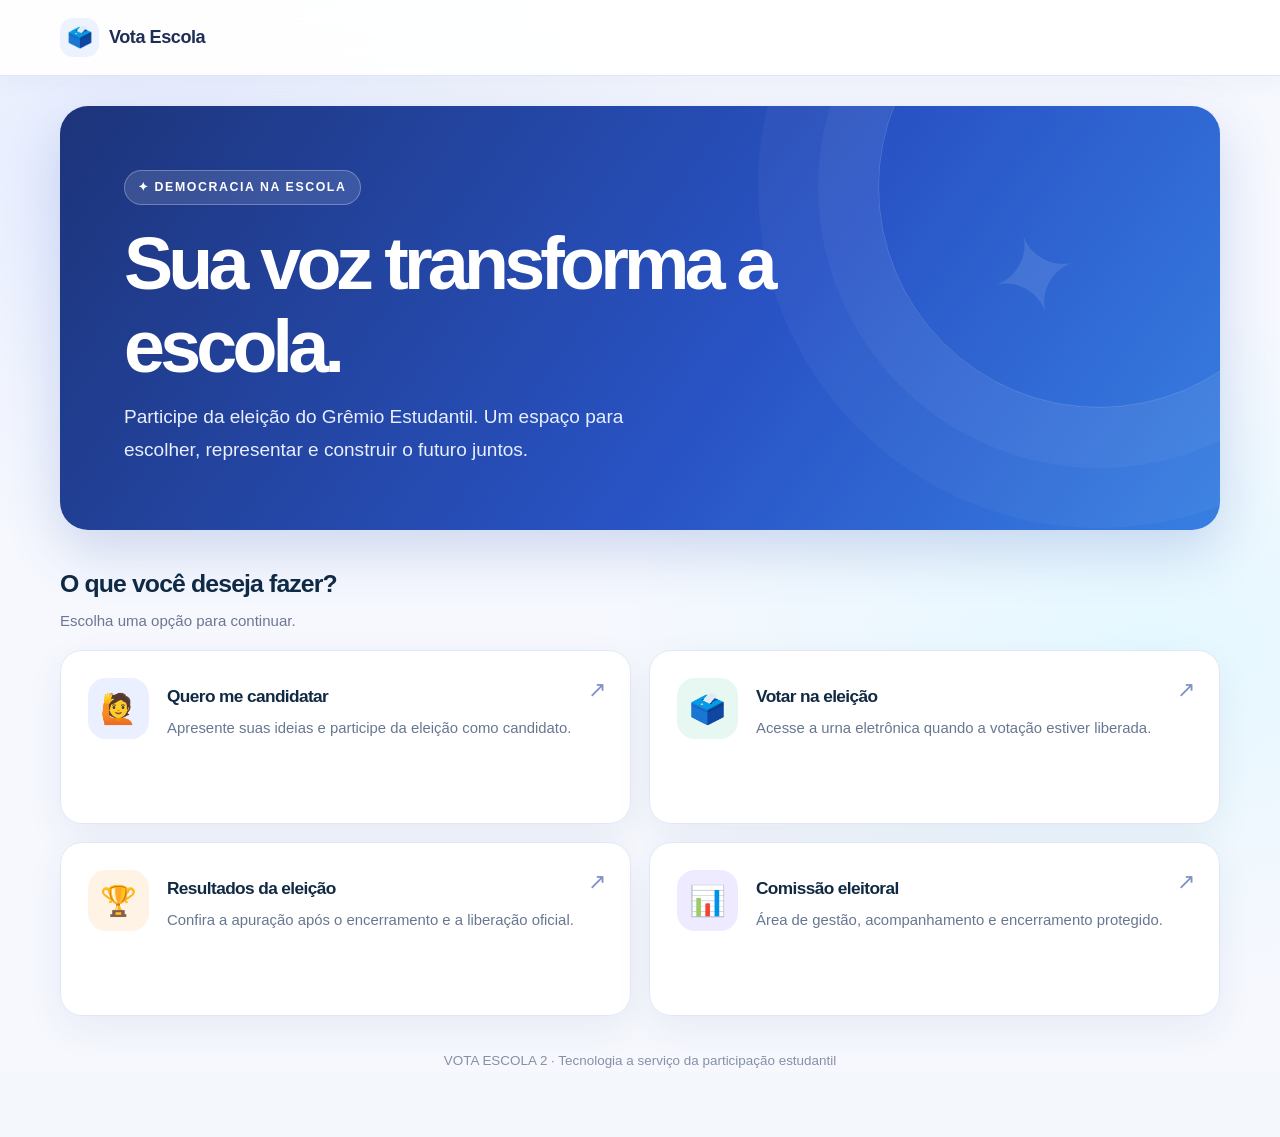
<file: index.html>
<!DOCTYPE html><html lang="pt-BR"><head>
<meta charset="UTF-8"><meta name="viewport" content="width=device-width,initial-scale=1">
<title>Vota Escola</title><link rel="stylesheet" href="./styles.css?v=37">
<style id="vota-escola-design-v33">
:root{
  --ve-blue:#15539a;
  --ve-blue-dark:#0d3e73;
  --ve-blue-soft:#eaf3ff;
  --ve-bg:#f4f7fb;
  --ve-card:#ffffff;
  --ve-text:#182433;
  --ve-muted:#66788a;
  --ve-border:#dbe4ee;
  --ve-success:#158253;
  --ve-danger:#c83c3c;
  --ve-warning:#c98a11;
  --ve-shadow:0 18px 45px rgba(22,70,113,.12);
  --ve-radius:22px;
}
*{box-sizing:border-box}
html{background:var(--ve-bg)}
body{
  margin:0!important;
  min-height:100vh;
  font-family:Inter,Segoe UI,Roboto,Arial,sans-serif!important;
  color:var(--ve-text)!important;
  background:
    radial-gradient(circle at 10% 0%,rgba(30,105,183,.08),transparent 28%),
    linear-gradient(180deg,#f8fbff 0%,#eef4fa 100%)!important;
  font-size:16px!important;
}
header{
  background:linear-gradient(135deg,var(--ve-blue),var(--ve-blue-dark))!important;
  color:#fff!important;
  min-height:68px;
  padding:0 28px!important;
  display:flex!important;
  align-items:center!important;
  box-shadow:0 8px 26px rgba(13,62,115,.18)!important;
}
.brand{
  color:#fff!important;
  font-size:1.15rem!important;
  font-weight:800!important;
  letter-spacing:.01em;
}
.container,.candidate-wrap,.candidate-main,.done-wrap,.urna-shell{
  width:min(1160px,94%)!important;
  margin:30px auto 64px!important;
}
h1,h2,h3{
  font-family:Inter,Segoe UI,Roboto,Arial,sans-serif!important;
  color:#102a43!important;
  letter-spacing:-.02em;
}
h1{font-size:clamp(2rem,4vw,3.2rem)!important}
h2{font-size:1.55rem!important}
h3{font-size:1.08rem!important}
p{line-height:1.55}
.card,.form-card,.step-card,.turnout-card,.cargo-card,.done-card{
  background:rgba(255,255,255,.98)!important;
  border:1px solid var(--ve-border)!important;
  border-radius:var(--ve-radius)!important;
  box-shadow:var(--ve-shadow)!important;
}
.card{padding:24px!important;margin-bottom:20px!important}
.hero,.hero-card,.candidate-hero,.hero-result{
  background:linear-gradient(135deg,#174f8f,#0d3f76)!important;
  color:#fff!important;
  border-radius:26px!important;
  padding:30px!important;
  box-shadow:0 20px 45px rgba(15,70,126,.20)!important;
  border:none!important;
}
.hero h1,.hero h2,.hero-card h1,.candidate-hero h1,.hero-result h1{
  color:#fff!important;
}
.hero p,.hero-card p,.candidate-hero p,.hero-result p{color:rgba(255,255,255,.9)!important}
.grid{display:grid!important;gap:16px!important}
.grid-2,.grid2{grid-template-columns:repeat(2,minmax(0,1fr))!important}
.grid-3{grid-template-columns:repeat(3,minmax(0,1fr))!important}
.grid-4{grid-template-columns:repeat(4,minmax(0,1fr))!important}
label{
  display:block!important;
  font-weight:750!important;
  color:#26384a!important;
  margin:10px 0 7px!important;
}
input,select,textarea{
  width:100%!important;
  min-height:46px!important;
  padding:11px 13px!important;
  border:1px solid #cbd8e5!important;
  border-radius:12px!important;
  background:#fff!important;
  color:#172536!important;
  font:inherit!important;
  outline:none!important;
  transition:.18s ease!important;
}
input:focus,select:focus,textarea:focus{
  border-color:var(--ve-blue)!important;
  box-shadow:0 0 0 4px rgba(21,83,154,.12)!important;
}
input[readonly],.readonly{background:#f3f6f9!important;color:#44586b!important}
textarea{min-height:135px!important;resize:vertical!important}
input[type="checkbox"]{
  width:18px!important;min-height:18px!important;height:18px!important;
  padding:0!important;border-radius:5px!important
}
button,.btn,.btn-elegant,.submit-btn{
  border:none!important;
  border-radius:12px!important;
  padding:12px 17px!important;
  min-height:44px!important;
  font:inherit!important;
  font-weight:800!important;
  cursor:pointer!important;
  text-decoration:none!important;
  display:inline-flex!important;
  align-items:center!important;
  justify-content:center!important;
  gap:8px!important;
  transition:.18s ease!important;
}
button:hover,.btn:hover,.btn-elegant:hover,.submit-btn:hover{transform:translateY(-1px)}
.btn-primary,.primary,.submit-btn{
  background:linear-gradient(135deg,#1b63b4,#124b89)!important;
  color:#fff!important;
  box-shadow:0 8px 20px rgba(21,83,154,.18)!important;
}
.btn-light,.secondary{background:#edf3f8!important;color:#17334e!important}
.btn-success{background:#198754!important;color:#fff!important}
.btn-danger{background:#c43b3b!important;color:#fff!important}
.notice,.notice-box{
  border-radius:14px!important;
  padding:13px 15px!important;
  margin:12px 0!important;
  background:#edf5ff!important;
  border:1px solid #d2e4f8!important;
  border-left:5px solid var(--ve-blue)!important;
  color:#24405d!important;
}
.notice.success,.notice-box.ok{background:#eaf8ef!important;border-left-color:var(--ve-success)!important}
.notice.error,.notice-box.err{background:#fff0f0!important;border-left-color:var(--ve-danger)!important;color:#742525!important}
.notice.warning{background:#fff7e4!important;border-left-color:var(--ve-warning)!important}
.small,.help{font-size:.9rem!important;color:var(--ve-muted)!important}
.muted{color:var(--ve-muted)!important}
.hidden{display:none!important}
hr{border:0!important;border-top:1px solid #e4ebf2!important;margin:24px 0!important}
.stat{
  background:#fff!important;border:1px solid var(--ve-border)!important;
  border-radius:18px!important;padding:18px 20px!important;box-shadow:var(--ve-shadow)!important
}
.stat span{display:block!important;color:var(--ve-muted)!important;margin-bottom:5px!important}
.stat strong{font-size:2rem!important;color:#122d46!important}
.panel-actions{
  display:grid!important;
  grid-template-columns:repeat(3,minmax(0,1fr))!important;
  gap:20px!important;margin-top:26px!important
}
.panel-tile{
  min-height:180px!important;
  background:linear-gradient(180deg,#fff,#f9fbfd)!important;
  border:1px solid #d4dee8!important;
  border-radius:24px!important;
  box-shadow:var(--ve-shadow)!important;
  padding:24px!important;
  display:flex!important;flex-direction:column!important;
  align-items:center!important;justify-content:center!important;
  text-align:center!important;cursor:pointer!important
}
.panel-tile:hover{border-color:var(--ve-blue)!important;transform:translateY(-3px)!important}
.panel-tile .icon{font-size:2.4rem!important;margin-bottom:10px!important}
.panel-tile .title{font-size:1.08rem!important;font-weight:900!important;color:#15314c!important}
.panel-tile .sub{color:var(--ve-muted)!important;margin-top:6px!important}
.candidate-row{
  display:flex!important;gap:16px!important;align-items:flex-start!important;
  background:#fff!important;border:1px solid var(--ve-border)!important;
  border-radius:18px!important;padding:16px!important;margin-bottom:14px!important
}
.avatar{
  width:78px!important;height:96px!important;border-radius:13px!important;
  overflow:hidden!important;background:#edf1f5!important;display:grid!important;place-items:center!important
}
.avatar img{width:100%!important;height:100%!important;object-fit:cover!important}
.badge{display:inline-block!important;border-radius:999px!important;padding:4px 9px!important;font-size:.78rem!important;font-weight:900!important}
.badge-aprovado{background:#e6f6eb!important;color:#226d3e!important}
.badge-pendente{background:#fff3d3!important;color:#7a5b00!important}
.badge-rejeitado{background:#ffe7e7!important;color:#972b2b!important}
table{
  width:100%!important;border-collapse:separate!important;border-spacing:0!important;
  overflow:hidden!important;border:1px solid var(--ve-border)!important;border-radius:14px!important
}
th,td{padding:12px!important;border-bottom:1px solid #e8eef4!important;text-align:left!important}
th{background:#f4f7fa!important;color:#33495e!important}
tr:last-child td{border-bottom:none!important}

/* Candidate-specific */
.step-card{padding:24px!important;margin-bottom:18px!important}
.step-title{display:flex!important;align-items:center!important;gap:10px!important;margin-bottom:16px!important}
.step-number,.section-title .n{
  width:36px!important;height:36px!important;border-radius:50%!important;
  background:var(--ve-blue)!important;color:#fff!important;display:grid!important;
  place-items:center!important;font-weight:900!important
}
.step-title h2,.section-title h2{margin:0!important}
.lookup-row{display:grid!important;grid-template-columns:1fr auto!important;gap:12px!important;align-items:end!important}
.candidate-confirm,.number-card{
  background:#edf5ff!important;border:1px solid #d1e3f7!important;
  border-radius:14px!important;padding:14px!important;color:#274665!important
}
.photo-grid,.photo-row{display:grid!important;grid-template-columns:155px 1fr!important;gap:20px!important;align-items:start!important}
.photo-box,.preview-shell{
  width:155px!important;height:190px!important;border-radius:18px!important;
  background:#f2f5f8!important;border:1px dashed #b9c8d6!important;
  display:grid!important;place-items:center!important;overflow:hidden!important;
  color:#738498!important;text-align:center!important;padding:10px!important
}
.photo-box img,.preview-shell img{width:100%!important;height:100%!important;object-fit:cover!important}
.footer-actions,.actions{display:flex!important;justify-content:flex-end!important;gap:12px!important;margin-top:18px!important}

/* Results */
.winner-card{
  background:#fff!important;border:1px solid var(--ve-border)!important;
  border-radius:18px!important;padding:16px!important;box-shadow:0 8px 22px rgba(24,70,109,.08)!important
}
.cargo-card{padding:20px!important;margin-bottom:18px!important}
.bar,.progress-track{background:#e5ebf1!important;border-radius:999px!important;overflow:hidden!important}
.bar>span,.progress-fill{background:linear-gradient(90deg,#1961ad,#2b82d6)!important}

/* Urna */
.urna{
  background:linear-gradient(180deg,#ddd8cc,#cbc5b8)!important;
  border:1px solid #aaa!important;border-radius:20px!important;
  padding:22px!important;display:grid!important;
  grid-template-columns:minmax(0,1.5fr) minmax(300px,.75fr)!important;
  gap:22px!important;box-shadow:0 22px 55px rgba(0,0,0,.18)!important
}
.tela{
  background:#f8f8f3!important;border:2px solid #3f4347!important;
  border-radius:14px!important;min-height:500px!important;padding:24px!important
}
.teclado{background:#2f3439!important;border-radius:14px!important;padding:18px!important}
.teclas-grid{display:grid!important;grid-template-columns:repeat(3,1fr)!important;gap:10px!important}
.tecla{
  background:#17191c!important;color:#fff!important;border:2px solid #555!important;
  border-radius:8px!important;padding:16px!important;font-size:1.35rem!important;font-weight:900!important
}
.acoes{display:grid!important;grid-template-columns:1fr 1fr 1.2fr!important;gap:10px!important;margin-top:14px!important}
.branco{background:#f4f4f4!important;color:#111!important}
.corrige{background:#e88a2c!important;color:#111!important}
.confirma{background:#45a66d!important;color:#111!important}
.numero-display{font-size:3rem!important;letter-spacing:.12em!important;font-weight:900!important}
.fim{font-size:4.5rem!important;text-align:center!important;font-weight:950!important}

@media(max-width:900px){
  .grid-3,.grid-4{grid-template-columns:repeat(2,minmax(0,1fr))!important}
  .panel-actions{grid-template-columns:1fr!important}
  .urna{grid-template-columns:1fr!important}
}
@media(max-width:680px){
  header{padding:0 18px!important}
  .container,.candidate-wrap,.candidate-main,.done-wrap,.urna-shell{width:94%!important;margin-top:18px!important}
  .grid-2,.grid2,.grid-3,.grid-4{grid-template-columns:1fr!important}
  .lookup-row{grid-template-columns:1fr!important}
  .photo-grid,.photo-row{grid-template-columns:1fr!important}
  .candidate-row{flex-direction:column!important}
  .footer-actions,.actions{flex-direction:column!important}
  .footer-actions>*,.actions>*{width:100%!important}
  .card,.step-card,.form-card{padding:18px!important}
  .hero,.hero-card,.candidate-hero,.hero-result{padding:22px!important;border-radius:20px!important}
}
</style>

<link rel="stylesheet" href="elegante.css?v=1">
</head>
<body class="vota-home">
<header><div class="brand"><span class="ballot">🗳️</span> Vota Escola</div></header>
<main class="container">
  <section class="hero home-hero" aria-labelledby="titulo-home">
    <div class="home-hero-inner">
      <span class="home-kicker">✦ Democracia na escola</span>
      <h1 id="titulo-home">Sua voz transforma a escola.</h1>
      <p>Participe da eleição do Grêmio Estudantil. Um espaço para escolher, representar e construir o futuro juntos.</p>
    </div>
  </section>
  <section aria-labelledby="acessos-home">
    <div class="home-heading"><div><h2 id="acessos-home">O que você deseja fazer?</h2><p>Escolha uma opção para continuar.</p></div></div>
    <div class="home-grid">
      <a class="home-link" href="candidato.html"><span class="home-link-icon" aria-hidden="true">🙋</span><div><h3>Quero me candidatar</h3><p>Apresente suas ideias e participe da eleição como candidato.</p></div></a>
      <a class="home-link" href="urna.html"><span class="home-link-icon" aria-hidden="true">🗳️</span><div><h3>Votar na eleição</h3><p>Acesse a urna eletrônica quando a votação estiver liberada.</p></div></a>
      <a class="home-link" href="resultados.html"><span class="home-link-icon" aria-hidden="true">🏆</span><div><h3>Resultados da eleição</h3><p>Confira a apuração após o encerramento e a liberação oficial.</p></div></a>
      <a class="home-link" href="gestor.html"><span class="home-link-icon" aria-hidden="true">📊</span><div><h3>Comissão eleitoral</h3><p>Área de gestão, acompanhamento e encerramento protegido.</p></div></a>
    </div>
  </section>
  <p class="home-foot">VOTA ESCOLA 2 · Tecnologia a serviço da participação estudantil</p>
</main>
</body></html>
</file>
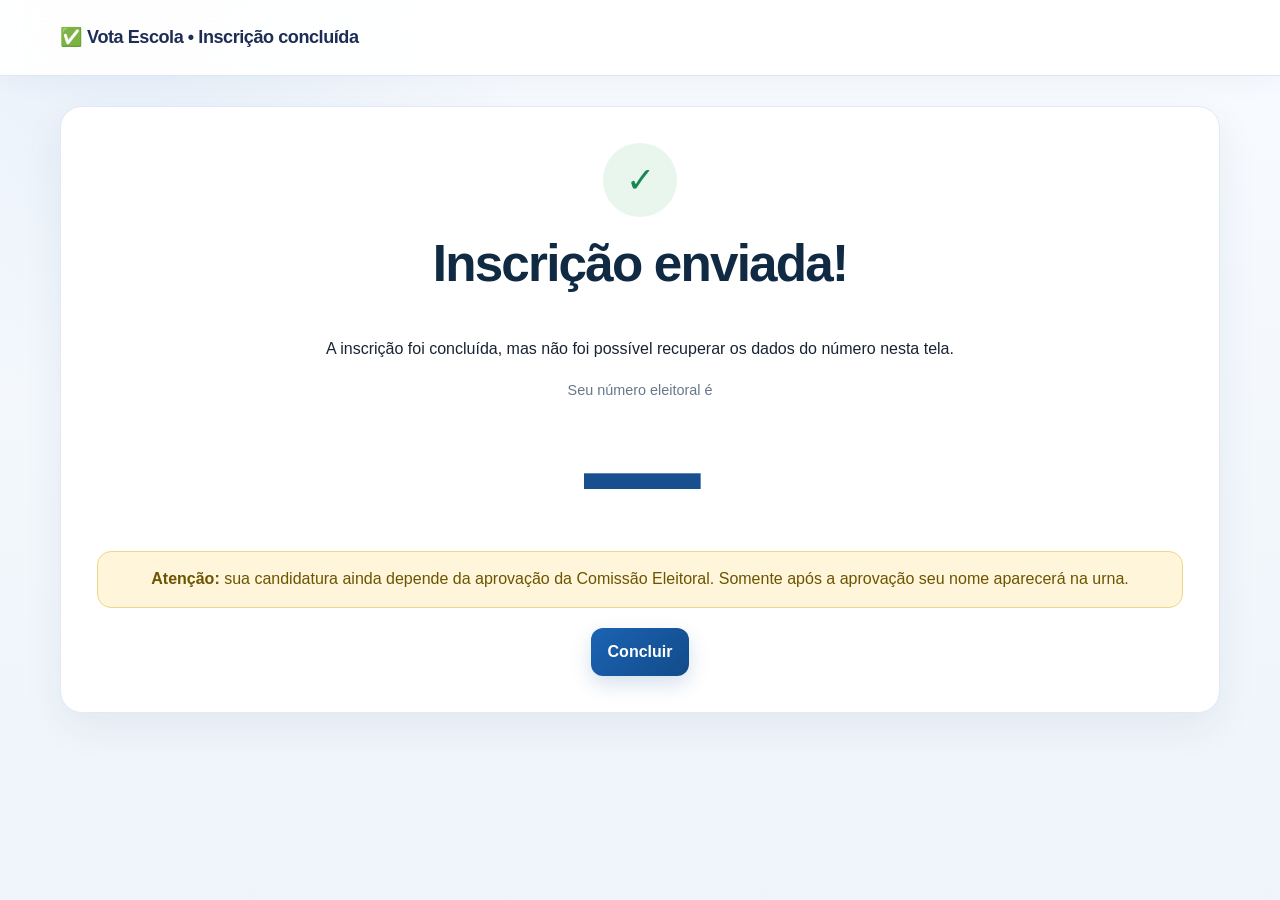
<file: inscricao-concluida.html>
<!DOCTYPE html>
<html lang="pt-BR">
<head>
  <meta charset="UTF-8">
  <meta name="viewport" content="width=device-width,initial-scale=1">
  <title>Inscrição concluída • Vota Escola</title>
  <link rel="stylesheet" href="./styles.css?v=37">
  <style>
    .done-wrap{width:min(720px,94%);margin:50px auto}
    .done-card{
      background:#fff;border:1px solid #d8e1ea;border-radius:24px;
      padding:36px;text-align:center;box-shadow:0 14px 38px rgba(23,79,143,.14)
    }
    .check{
      width:74px;height:74px;border-radius:50%;background:#e8f6ed;color:#198754;
      display:grid;place-items:center;font-size:2.2rem;margin:0 auto 18px
    }
    .number{
      font-size:clamp(3.5rem,12vw,7rem);font-weight:950;color:#174f8f;
      line-height:1;margin:18px 0
    }
    .pending{
      background:#fff5da;border:1px solid #efd58c;border-radius:14px;
      padding:15px;margin:20px 0;color:#6c5400
    }
    .roles{margin:10px 0 0;color:#66788a}
  </style>

<style id="vota-escola-design-v33">
:root{
  --ve-blue:#15539a;
  --ve-blue-dark:#0d3e73;
  --ve-blue-soft:#eaf3ff;
  --ve-bg:#f4f7fb;
  --ve-card:#ffffff;
  --ve-text:#182433;
  --ve-muted:#66788a;
  --ve-border:#dbe4ee;
  --ve-success:#158253;
  --ve-danger:#c83c3c;
  --ve-warning:#c98a11;
  --ve-shadow:0 18px 45px rgba(22,70,113,.12);
  --ve-radius:22px;
}
*{box-sizing:border-box}
html{background:var(--ve-bg)}
body{
  margin:0!important;
  min-height:100vh;
  font-family:Inter,Segoe UI,Roboto,Arial,sans-serif!important;
  color:var(--ve-text)!important;
  background:
    radial-gradient(circle at 10% 0%,rgba(30,105,183,.08),transparent 28%),
    linear-gradient(180deg,#f8fbff 0%,#eef4fa 100%)!important;
  font-size:16px!important;
}
header{
  background:linear-gradient(135deg,var(--ve-blue),var(--ve-blue-dark))!important;
  color:#fff!important;
  min-height:68px;
  padding:0 28px!important;
  display:flex!important;
  align-items:center!important;
  box-shadow:0 8px 26px rgba(13,62,115,.18)!important;
}
.brand{
  color:#fff!important;
  font-size:1.15rem!important;
  font-weight:800!important;
  letter-spacing:.01em;
}
.container,.candidate-wrap,.candidate-main,.done-wrap,.urna-shell{
  width:min(1160px,94%)!important;
  margin:30px auto 64px!important;
}
h1,h2,h3{
  font-family:Inter,Segoe UI,Roboto,Arial,sans-serif!important;
  color:#102a43!important;
  letter-spacing:-.02em;
}
h1{font-size:clamp(2rem,4vw,3.2rem)!important}
h2{font-size:1.55rem!important}
h3{font-size:1.08rem!important}
p{line-height:1.55}
.card,.form-card,.step-card,.turnout-card,.cargo-card,.done-card{
  background:rgba(255,255,255,.98)!important;
  border:1px solid var(--ve-border)!important;
  border-radius:var(--ve-radius)!important;
  box-shadow:var(--ve-shadow)!important;
}
.card{padding:24px!important;margin-bottom:20px!important}
.hero,.hero-card,.candidate-hero,.hero-result{
  background:linear-gradient(135deg,#174f8f,#0d3f76)!important;
  color:#fff!important;
  border-radius:26px!important;
  padding:30px!important;
  box-shadow:0 20px 45px rgba(15,70,126,.20)!important;
  border:none!important;
}
.hero h1,.hero h2,.hero-card h1,.candidate-hero h1,.hero-result h1{
  color:#fff!important;
}
.hero p,.hero-card p,.candidate-hero p,.hero-result p{color:rgba(255,255,255,.9)!important}
.grid{display:grid!important;gap:16px!important}
.grid-2,.grid2{grid-template-columns:repeat(2,minmax(0,1fr))!important}
.grid-3{grid-template-columns:repeat(3,minmax(0,1fr))!important}
.grid-4{grid-template-columns:repeat(4,minmax(0,1fr))!important}
label{
  display:block!important;
  font-weight:750!important;
  color:#26384a!important;
  margin:10px 0 7px!important;
}
input,select,textarea{
  width:100%!important;
  min-height:46px!important;
  padding:11px 13px!important;
  border:1px solid #cbd8e5!important;
  border-radius:12px!important;
  background:#fff!important;
  color:#172536!important;
  font:inherit!important;
  outline:none!important;
  transition:.18s ease!important;
}
input:focus,select:focus,textarea:focus{
  border-color:var(--ve-blue)!important;
  box-shadow:0 0 0 4px rgba(21,83,154,.12)!important;
}
input[readonly],.readonly{background:#f3f6f9!important;color:#44586b!important}
textarea{min-height:135px!important;resize:vertical!important}
input[type="checkbox"]{
  width:18px!important;min-height:18px!important;height:18px!important;
  padding:0!important;border-radius:5px!important
}
button,.btn,.btn-elegant,.submit-btn{
  border:none!important;
  border-radius:12px!important;
  padding:12px 17px!important;
  min-height:44px!important;
  font:inherit!important;
  font-weight:800!important;
  cursor:pointer!important;
  text-decoration:none!important;
  display:inline-flex!important;
  align-items:center!important;
  justify-content:center!important;
  gap:8px!important;
  transition:.18s ease!important;
}
button:hover,.btn:hover,.btn-elegant:hover,.submit-btn:hover{transform:translateY(-1px)}
.btn-primary,.primary,.submit-btn{
  background:linear-gradient(135deg,#1b63b4,#124b89)!important;
  color:#fff!important;
  box-shadow:0 8px 20px rgba(21,83,154,.18)!important;
}
.btn-light,.secondary{background:#edf3f8!important;color:#17334e!important}
.btn-success{background:#198754!important;color:#fff!important}
.btn-danger{background:#c43b3b!important;color:#fff!important}
.notice,.notice-box{
  border-radius:14px!important;
  padding:13px 15px!important;
  margin:12px 0!important;
  background:#edf5ff!important;
  border:1px solid #d2e4f8!important;
  border-left:5px solid var(--ve-blue)!important;
  color:#24405d!important;
}
.notice.success,.notice-box.ok{background:#eaf8ef!important;border-left-color:var(--ve-success)!important}
.notice.error,.notice-box.err{background:#fff0f0!important;border-left-color:var(--ve-danger)!important;color:#742525!important}
.notice.warning{background:#fff7e4!important;border-left-color:var(--ve-warning)!important}
.small,.help{font-size:.9rem!important;color:var(--ve-muted)!important}
.muted{color:var(--ve-muted)!important}
.hidden{display:none!important}
hr{border:0!important;border-top:1px solid #e4ebf2!important;margin:24px 0!important}
.stat{
  background:#fff!important;border:1px solid var(--ve-border)!important;
  border-radius:18px!important;padding:18px 20px!important;box-shadow:var(--ve-shadow)!important
}
.stat span{display:block!important;color:var(--ve-muted)!important;margin-bottom:5px!important}
.stat strong{font-size:2rem!important;color:#122d46!important}
.panel-actions{
  display:grid!important;
  grid-template-columns:repeat(3,minmax(0,1fr))!important;
  gap:20px!important;margin-top:26px!important
}
.panel-tile{
  min-height:180px!important;
  background:linear-gradient(180deg,#fff,#f9fbfd)!important;
  border:1px solid #d4dee8!important;
  border-radius:24px!important;
  box-shadow:var(--ve-shadow)!important;
  padding:24px!important;
  display:flex!important;flex-direction:column!important;
  align-items:center!important;justify-content:center!important;
  text-align:center!important;cursor:pointer!important
}
.panel-tile:hover{border-color:var(--ve-blue)!important;transform:translateY(-3px)!important}
.panel-tile .icon{font-size:2.4rem!important;margin-bottom:10px!important}
.panel-tile .title{font-size:1.08rem!important;font-weight:900!important;color:#15314c!important}
.panel-tile .sub{color:var(--ve-muted)!important;margin-top:6px!important}
.candidate-row{
  display:flex!important;gap:16px!important;align-items:flex-start!important;
  background:#fff!important;border:1px solid var(--ve-border)!important;
  border-radius:18px!important;padding:16px!important;margin-bottom:14px!important
}
.avatar{
  width:78px!important;height:96px!important;border-radius:13px!important;
  overflow:hidden!important;background:#edf1f5!important;display:grid!important;place-items:center!important
}
.avatar img{width:100%!important;height:100%!important;object-fit:cover!important}
.badge{display:inline-block!important;border-radius:999px!important;padding:4px 9px!important;font-size:.78rem!important;font-weight:900!important}
.badge-aprovado{background:#e6f6eb!important;color:#226d3e!important}
.badge-pendente{background:#fff3d3!important;color:#7a5b00!important}
.badge-rejeitado{background:#ffe7e7!important;color:#972b2b!important}
table{
  width:100%!important;border-collapse:separate!important;border-spacing:0!important;
  overflow:hidden!important;border:1px solid var(--ve-border)!important;border-radius:14px!important
}
th,td{padding:12px!important;border-bottom:1px solid #e8eef4!important;text-align:left!important}
th{background:#f4f7fa!important;color:#33495e!important}
tr:last-child td{border-bottom:none!important}

/* Candidate-specific */
.step-card{padding:24px!important;margin-bottom:18px!important}
.step-title{display:flex!important;align-items:center!important;gap:10px!important;margin-bottom:16px!important}
.step-number,.section-title .n{
  width:36px!important;height:36px!important;border-radius:50%!important;
  background:var(--ve-blue)!important;color:#fff!important;display:grid!important;
  place-items:center!important;font-weight:900!important
}
.step-title h2,.section-title h2{margin:0!important}
.lookup-row{display:grid!important;grid-template-columns:1fr auto!important;gap:12px!important;align-items:end!important}
.candidate-confirm,.number-card{
  background:#edf5ff!important;border:1px solid #d1e3f7!important;
  border-radius:14px!important;padding:14px!important;color:#274665!important
}
.photo-grid,.photo-row{display:grid!important;grid-template-columns:155px 1fr!important;gap:20px!important;align-items:start!important}
.photo-box,.preview-shell{
  width:155px!important;height:190px!important;border-radius:18px!important;
  background:#f2f5f8!important;border:1px dashed #b9c8d6!important;
  display:grid!important;place-items:center!important;overflow:hidden!important;
  color:#738498!important;text-align:center!important;padding:10px!important
}
.photo-box img,.preview-shell img{width:100%!important;height:100%!important;object-fit:cover!important}
.footer-actions,.actions{display:flex!important;justify-content:flex-end!important;gap:12px!important;margin-top:18px!important}

/* Results */
.winner-card{
  background:#fff!important;border:1px solid var(--ve-border)!important;
  border-radius:18px!important;padding:16px!important;box-shadow:0 8px 22px rgba(24,70,109,.08)!important
}
.cargo-card{padding:20px!important;margin-bottom:18px!important}
.bar,.progress-track{background:#e5ebf1!important;border-radius:999px!important;overflow:hidden!important}
.bar>span,.progress-fill{background:linear-gradient(90deg,#1961ad,#2b82d6)!important}

/* Urna */
.urna{
  background:linear-gradient(180deg,#ddd8cc,#cbc5b8)!important;
  border:1px solid #aaa!important;border-radius:20px!important;
  padding:22px!important;display:grid!important;
  grid-template-columns:minmax(0,1.5fr) minmax(300px,.75fr)!important;
  gap:22px!important;box-shadow:0 22px 55px rgba(0,0,0,.18)!important
}
.tela{
  background:#f8f8f3!important;border:2px solid #3f4347!important;
  border-radius:14px!important;min-height:500px!important;padding:24px!important
}
.teclado{background:#2f3439!important;border-radius:14px!important;padding:18px!important}
.teclas-grid{display:grid!important;grid-template-columns:repeat(3,1fr)!important;gap:10px!important}
.tecla{
  background:#17191c!important;color:#fff!important;border:2px solid #555!important;
  border-radius:8px!important;padding:16px!important;font-size:1.35rem!important;font-weight:900!important
}
.acoes{display:grid!important;grid-template-columns:1fr 1fr 1.2fr!important;gap:10px!important;margin-top:14px!important}
.branco{background:#f4f4f4!important;color:#111!important}
.corrige{background:#e88a2c!important;color:#111!important}
.confirma{background:#45a66d!important;color:#111!important}
.numero-display{font-size:3rem!important;letter-spacing:.12em!important;font-weight:900!important}
.fim{font-size:4.5rem!important;text-align:center!important;font-weight:950!important}

@media(max-width:900px){
  .grid-3,.grid-4{grid-template-columns:repeat(2,minmax(0,1fr))!important}
  .panel-actions{grid-template-columns:1fr!important}
  .urna{grid-template-columns:1fr!important}
}
@media(max-width:680px){
  header{padding:0 18px!important}
  .container,.candidate-wrap,.candidate-main,.done-wrap,.urna-shell{width:94%!important;margin-top:18px!important}
  .grid-2,.grid2,.grid-3,.grid-4{grid-template-columns:1fr!important}
  .lookup-row{grid-template-columns:1fr!important}
  .photo-grid,.photo-row{grid-template-columns:1fr!important}
  .candidate-row{flex-direction:column!important}
  .footer-actions,.actions{flex-direction:column!important}
  .footer-actions>*,.actions>*{width:100%!important}
  .card,.step-card,.form-card{padding:18px!important}
  .hero,.hero-card,.candidate-hero,.hero-result{padding:22px!important;border-radius:20px!important}
}
</style>

<link rel="stylesheet" href="elegante.css?v=1">
</head>
<body>
<header><div class="brand">✅ Vota Escola • Inscrição concluída</div></header>

<main class="done-wrap">
  <section class="done-card">
    <div class="check">✓</div>
    <h1>Inscrição enviada!</h1>
    <p id="nome"></p>

    <div class="small muted">Seu número eleitoral é</div>
    <div id="numero" class="number">—</div>

    <div id="cargos" class="roles"></div>

    <div class="pending">
      <strong>Atenção:</strong> sua candidatura ainda depende da aprovação da Comissão Eleitoral.
      Somente após a aprovação seu nome aparecerá na urna.
    </div>

    <a class="btn btn-primary" href="index.html">Concluir</a>
  </section>
</main>

<script>
(()=>{
  try{
    const raw=
      sessionStorage.getItem("votaEscolaUltimaCandidatura") ||
      localStorage.getItem("votaEscolaUltimaCandidatura");

    if(!raw){
      document.getElementById("nome").textContent=
        "A inscrição foi concluída, mas não foi possível recuperar os dados do número nesta tela.";
      document.getElementById("numero").textContent="—";
      return;
    }

    const d=JSON.parse(raw);
    document.getElementById("nome").textContent=d.nome||"";
    document.getElementById("numero").textContent=d.numero||"—";
    document.getElementById("cargos").textContent=
      Array.isArray(d.cargos) && d.cargos.length
        ? "Cargo(s): "+d.cargos.join(" • ")
        : "";
  }catch(e){
    console.error(e);
  }
})();
</script>
</body>
</html>
</file>
<file: styles.css>
:root{
  --blue:#174f8f;
  --blue2:#0f3f75;
  --blue-soft:#eaf2fb;
  --bg:#eef3f8;
  --card:#ffffff;
  --text:#15202b;
  --muted:#66788a;
  --border:#d8e1ea;
  --success:#198754;
  --danger:#c93434;
  --warning:#d59000;
  --shadow:0 12px 35px rgba(23,79,143,.12);
  --radius:20px;
}
*{box-sizing:border-box}
html,body{margin:0;padding:0;font-family:Inter,Segoe UI,Arial,sans-serif;color:var(--text);background:var(--bg)}
body{min-height:100vh}
header{
  background:linear-gradient(135deg,var(--blue),var(--blue2));
  color:#fff;padding:18px 24px;box-shadow:0 2px 10px rgba(0,0,0,.08)
}
.brand{font-size:1.15rem;font-weight:800;display:flex;align-items:center;gap:10px}
.container{width:min(1180px,92%);margin:28px auto 60px}
.card{
  background:var(--card);border:1px solid var(--border);border-radius:var(--radius);
  box-shadow:var(--shadow);padding:24px;margin-bottom:20px
}
h1,h2,h3{margin-top:0;color:#10263b}
h1{font-size:clamp(2rem,4vw,3.2rem)}
h2{font-size:1.55rem}
h3{font-size:1.08rem}
p{line-height:1.55}
label{display:block;font-weight:700;margin:10px 0 6px}
input,select,textarea{
  width:100%;border:1px solid #c9d5e2;border-radius:12px;padding:12px 13px;
  font-size:1rem;background:white;outline:none;transition:.2s
}
input:focus,select:focus,textarea:focus{border-color:var(--blue);box-shadow:0 0 0 3px rgba(23,79,143,.12)}
textarea{min-height:130px;resize:vertical}
button,.btn{
  border:none;border-radius:12px;padding:11px 16px;font-weight:800;font-size:.98rem;
  cursor:pointer;text-decoration:none;display:inline-flex;align-items:center;justify-content:center;gap:8px
}
.btn-primary,button.primary{background:var(--blue);color:#fff}
.btn-primary:hover,button.primary:hover{background:var(--blue2)}
.btn-light{background:#edf3f8;color:#16324d}
.btn-success{background:var(--success);color:#fff}
.btn-danger{background:var(--danger);color:#fff}
.grid{display:grid;gap:16px}
.grid-2{grid-template-columns:repeat(2,minmax(0,1fr))}
.grid-3{grid-template-columns:repeat(3,minmax(0,1fr))}
.grid-4{grid-template-columns:repeat(4,minmax(0,1fr))}
.muted{color:var(--muted)}
.small{font-size:.9rem}
.notice{
  border-radius:14px;padding:13px 15px;background:var(--blue-soft);
  border-left:5px solid var(--blue);margin:12px 0
}
.notice.success{background:#eaf7ef;border-left-color:var(--success)}
.notice.error{background:#fff0f0;border-left-color:var(--danger)}
.notice.warning{background:#fff7df;border-left-color:var(--warning)}
.hidden{display:none!important}
.stat{
  background:#fff;border:1px solid var(--border);border-radius:18px;
  padding:18px 20px;box-shadow:var(--shadow)
}
.stat span{display:block;color:var(--muted);margin-bottom:5px}
.stat strong{font-size:2rem}
.panel-actions{
  display:grid;grid-template-columns:repeat(3,minmax(0,1fr));gap:20px;margin-top:26px
}
.panel-tile{
  background:#fff;border:2px solid #253444;border-radius:24px;min-height:180px;
  padding:22px;text-align:center;display:flex;flex-direction:column;align-items:center;
  justify-content:center;cursor:pointer;box-shadow:var(--shadow);transition:.2s
}
.panel-tile:hover{transform:translateY(-3px);border-color:var(--blue)}
.panel-tile .icon{font-size:2.2rem;margin-bottom:8px}
.panel-tile .title{font-size:1.1rem;font-weight:900;text-transform:uppercase}
.panel-tile .sub{color:var(--muted);margin-top:7px}
.hero{
  border-radius:24px;background:linear-gradient(135deg,#273747,#3e5970);
  color:#fff;padding:32px;margin-bottom:24px;box-shadow:var(--shadow)
}
.hero h1,.hero h2{color:white;margin-bottom:8px}
table{width:100%;border-collapse:collapse;background:#fff}
th,td{padding:12px;border-bottom:1px solid #e6ebf0;text-align:left;vertical-align:top}
th{background:#f6f8fa}
.avatar{
  width:78px;height:96px;border-radius:12px;background:#edf1f4;
  display:grid;place-items:center;overflow:hidden
}
.avatar img{width:100%;height:100%;object-fit:cover}
.candidate-row{
  display:flex;gap:16px;align-items:flex-start;border:1px solid var(--border);
  border-radius:16px;padding:16px;margin-bottom:14px;background:#fff
}
.badge{display:inline-block;border-radius:999px;padding:4px 9px;font-size:.78rem;font-weight:800}
.badge-aprovado{background:#e5f6eb;color:#23713f}
.badge-pendente{background:#fff4d8;color:#8a6500}
.badge-rejeitado{background:#ffe9e9;color:#9a2323}
.photo-preview{
  width:145px;height:180px;border-radius:16px;object-fit:cover;
  border:2px solid #d5dce3;background:#edf1f4
}

/* Urna */
.urna-shell{width:min(1120px,95%);margin:26px auto}
.urna{
  background:#d9d5cb;border:1px solid #aaa;border-radius:18px;padding:20px;
  display:grid;grid-template-columns:minmax(0,1.45fr) minmax(280px,.75fr);
  gap:20px;box-shadow:0 18px 40px rgba(0,0,0,.18)
}
.tela{
  background:#f7f7f2;border:2px solid #444;border-radius:12px;min-height:500px;
  padding:24px;position:relative
}
.teclado{
  background:#2f3338;border-radius:14px;padding:18px;display:flex;flex-direction:column;justify-content:center
}
.teclas-grid{display:grid;grid-template-columns:repeat(3,1fr);gap:10px}
.tecla{
  background:#1b1d20;color:#fff;border:2px solid #555;border-radius:8px;
  padding:16px;font-size:1.4rem;font-weight:900
}
.acoes{display:grid;grid-template-columns:1fr 1fr 1.2fr;gap:10px;margin-top:14px}
.acao{border-radius:8px;padding:14px 8px;font-weight:900}
.branco{background:#f1f1f1;color:#111}
.corrige{background:#e58b30;color:#111}
.confirma{background:#3a9f63;color:#111}
.numero-display{font-size:3rem;letter-spacing:.18em;font-weight:900;margin:20px 0}
.candidate-box{display:flex;gap:16px;align-items:flex-start;margin-top:18px}
.candidate-box img{width:125px;height:155px;object-fit:cover;border-radius:12px;background:#e6e6e6}
.fim{font-size:5rem;text-align:center;margin-top:130px;font-weight:900;letter-spacing:.08em}

@media(max-width:900px){
  .grid-4,.grid-3{grid-template-columns:repeat(2,minmax(0,1fr))}
  .panel-actions{grid-template-columns:1fr}
  .urna{grid-template-columns:1fr}
}
@media(max-width:650px){
  .container{width:min(94%,100%)}
  .card{padding:18px}
  .grid-2,.grid-3,.grid-4{grid-template-columns:1fr}
  .candidate-row{flex-direction:column}
  .hero{padding:24px}
  .tela{min-height:420px;padding:16px}
  .tecla{padding:14px}
}


/* Dados eleitorais da candidatura no painel do gestor */
.candidate-election-data{display:grid;grid-template-columns:minmax(150px,190px) minmax(220px,1fr);gap:12px;margin-top:14px}
.candidate-number-box,.candidate-role-box{border:1px solid #dfe5eb;border-radius:14px;padding:12px 14px;background:#f8fafc}
.candidate-number-box{background:#eef5ff;border-color:#cfe0f5}
.candidate-number-box span,.candidate-role-box span{display:block;font-size:.76rem;text-transform:uppercase;letter-spacing:.06em;color:#687582;font-weight:800;margin-bottom:4px}
.candidate-number-box strong{font-size:2rem;line-height:1;color:#174f8f;letter-spacing:.04em}
.candidate-role-box strong{font-size:1.05rem;color:#1d2b38}
@media(max-width:620px){.candidate-election-data{grid-template-columns:1fr}.candidate-number-box strong{font-size:1.8rem}}

button:disabled,.btn:disabled{opacity:.5;cursor:not-allowed;transform:none;box-shadow:none}
</file>
<file: elegante.css>
/* VOTA ESCOLA 2 — identidade visual premium. Somente apresentação. */
:root{--blue:#2758d7;--blue2:#173b98;--blue-soft:#edf2ff;--bg:#f5f7fd;--card:#fff;--text:#17233e;--muted:#687791;--border:#e2e8f4;--shadow:0 16px 46px rgba(27,54,110,.075);--radius:22px}
html{scroll-behavior:smooth}body{background:radial-gradient(ellipse 65% 35% at 0% 0%,#e8edff 0%,transparent 80%),radial-gradient(ellipse 50% 35% at 100% 25%,#e6f7ff 0%,transparent 85%),#f6f8fd;color:#17233e;font-family:Inter,ui-sans-serif,system-ui,-apple-system,'Segoe UI',sans-serif;line-height:1.55}
header{background:rgba(255,255,255,.93)!important;color:#1b2a50!important;min-height:76px;display:flex;align-items:center;padding:14px max(24px,calc((100vw - 1160px)/2))!important;border-bottom:1px solid rgba(221,230,245,.95);box-shadow:0 5px 24px rgba(35,56,105,.045)!important;backdrop-filter:blur(16px)}
header .brand{color:#1d2d55!important;font-size:1.13rem!important;letter-spacing:-.025em;font-weight:850!important}header .ballot{display:inline-grid;place-items:center;width:39px;height:39px;background:#edf2ff;border-radius:13px;font-size:1.3rem}
.container{width:min(1160px,92%);margin:36px auto 75px}.card,.stat,.cargo-card,.winner-card,.form-card,.done-card{border:1px solid #e3eaf5!important;border-radius:22px!important;background:#fff!important;box-shadow:0 14px 42px rgba(28,50,96,.065)!important}.card{padding:clamp(20px,3vw,32px)}
h1,h2,h3{color:#1b2b4d;letter-spacing:-.035em}h1{font-weight:850;line-height:1.13}h2{font-weight:800}p{line-height:1.7}a{transition:color .2s,background .2s,transform .2s,box-shadow .2s}
input:not([type=checkbox]):not([type=radio]),select,textarea{background:#fbfcff;border:1px solid #dce4f1;border-radius:13px;min-height:46px;color:#18294b}input:focus,select:focus,textarea:focus{outline:none;border-color:#5d79e8;box-shadow:0 0 0 4px rgba(70,105,223,.12)}
button,.btn{border-radius:12px;font-weight:750;transition:transform .2s,box-shadow .2s,background .2s}button:hover:not(:disabled),.btn:hover{transform:translateY(-1px);box-shadow:0 8px 18px rgba(30,65,140,.12)}button:focus-visible,a:focus-visible{outline:3px solid #7b9bff;outline-offset:3px}.btn-primary,button.primary{background:linear-gradient(135deg,#3868eb,#204cc4);color:#fff}
.hero,.hero-card,.candidate-hero,.hero-result{background:linear-gradient(125deg,#1d347a 0%,#2954c6 60%,#387fe2 100%)!important;border:0!important;border-radius:28px!important;color:#fff!important;box-shadow:0 20px 55px rgba(40,79,177,.20)!important}.hero h1,.hero h2,.hero-card h1,.candidate-hero h1,.hero-result h1{color:#fff!important}.hero p,.hero-card p,.candidate-hero p,.hero-result p{color:#e9efff!important}
.stat{position:relative;overflow:hidden}.stat:before{content:'';position:absolute;top:0;left:0;right:0;height:4px;background:linear-gradient(90deg,#3f67df,#68bce8)}.stat strong{color:#2046a0}.notice{border-radius:14px;background:#eef3ff;border-left-color:#5274d9}table{border-radius:14px;overflow:hidden}th{background:#f3f6fc;color:#415376;font-size:.85rem;text-transform:uppercase;letter-spacing:.045em}tr:hover td{background:#fafcff}th,td{border-bottom:1px solid #e9edf5}
.panel-tile{border:1px solid #e0e7f5!important;border-radius:22px!important;box-shadow:0 12px 30px rgba(30,65,140,.06)!important}.panel-tile:hover{border-color:#7998e7!important;transform:translateY(-4px)}.badge{border-radius:100px}.candidate-row{border-color:#e4eaf4;border-radius:18px}.candidate-number-box{background:#edf3ff;border-color:#d9e5ff}.candidate-number-box strong{color:#2856c8}
/* Home */
body.vota-home{background:radial-gradient(ellipse 60% 45% at 10% 15%,#e7edff 0%,transparent 80%),radial-gradient(ellipse 55% 40% at 90% 60%,#e5f8ff 0%,transparent 80%),#f6f8fe!important}
.vota-home .container{margin-top:42px}.home-hero{position:relative;overflow:hidden;padding:clamp(30px,5vw,65px)!important;min-height:315px;display:flex;align-items:center;isolation:isolate}.home-hero:before{content:'';position:absolute;right:-100px;top:-140px;width:440px;height:440px;border:1px solid rgba(255,255,255,.17);border-radius:50%;box-shadow:0 0 0 60px rgba(255,255,255,.04),0 0 0 120px rgba(255,255,255,.035);z-index:-1}.home-hero:after{content:'✦';position:absolute;right:12%;top:20%;font-size:110px;color:rgba(255,255,255,.11);transform:rotate(-16deg);z-index:-1}.home-hero-inner{max-width:660px}.home-kicker{display:inline-flex;align-items:center;gap:8px;padding:7px 13px;border:1px solid rgba(255,255,255,.28);border-radius:99px;background:rgba(255,255,255,.12);font-size:.77rem;font-weight:800;letter-spacing:.13em;text-transform:uppercase;color:#fff}.home-hero h1{font-size:clamp(2.6rem,6vw,4.6rem)!important;margin:17px 0 13px!important;letter-spacing:-.065em!important}.home-hero p{font-size:clamp(1rem,1.7vw,1.19rem);max-width:550px;margin:0!important}.home-heading{display:flex;justify-content:space-between;align-items:end;gap:14px;margin:35px 0 17px}.home-heading h2{font-size:1.55rem;margin:0}.home-heading p{margin:4px 0 0;color:#6b7893;font-size:.94rem}.home-grid{display:grid;grid-template-columns:repeat(2,minmax(0,1fr));gap:18px}.home-link{display:flex;align-items:flex-start;gap:18px;text-decoration:none!important;color:#17233e!important;padding:27px;border-radius:22px;background:#fff;border:1px solid #e1e8f5;box-shadow:0 13px 38px rgba(25,53,106,.065);min-height:174px;position:relative;overflow:hidden}.home-link:after{content:'↗';position:absolute;right:24px;top:22px;color:#8194c2;font-size:1.35rem}.home-link:hover{transform:translateY(-5px);border-color:#b7c9fa;box-shadow:0 22px 45px rgba(28,61,132,.12)}.home-link-icon{width:61px;height:61px;flex:none;display:grid;place-items:center;border-radius:18px;background:#eaf0ff;font-size:1.85rem}.home-link:nth-child(2) .home-link-icon{background:#e7f8f2}.home-link:nth-child(3) .home-link-icon{background:#fff3e6}.home-link:nth-child(4) .home-link-icon{background:#eeeaff}.home-link h3{font-size:1.23rem;margin:5px 30px 7px 0;font-weight:800;color:#1a2d57}.home-link p{font-size:.93rem;color:#687791;margin:0;line-height:1.6}.home-foot{text-align:center;color:#8590a7;font-size:.84rem;margin:34px auto 0}
/* Urna mantém contraste, dimensões e controles originais */
.urna-shell .urna{box-shadow:0 22px 55px rgba(20,40,80,.15);border-radius:22px}.urna-shell .tecla:hover{transform:none}.urna-shell .tela{border-radius:14px}
@media(max-width:720px){header{padding:13px 20px!important;min-height:66px}.container{width:min(94%,1160px);margin-top:22px}.home-grid{grid-template-columns:1fr}.home-link{min-height:140px;padding:22px}.home-hero{min-height:285px;padding:28px!important}.home-heading{margin-top:26px}.home-hero:after{right:3%;top:9%;font-size:65px}.card{padding:20px}.candidate-row{flex-direction:column}}
@media(prefers-reduced-motion:reduce){*,*:before,*:after{scroll-behavior:auto!important;transition:none!important}}
</file>
